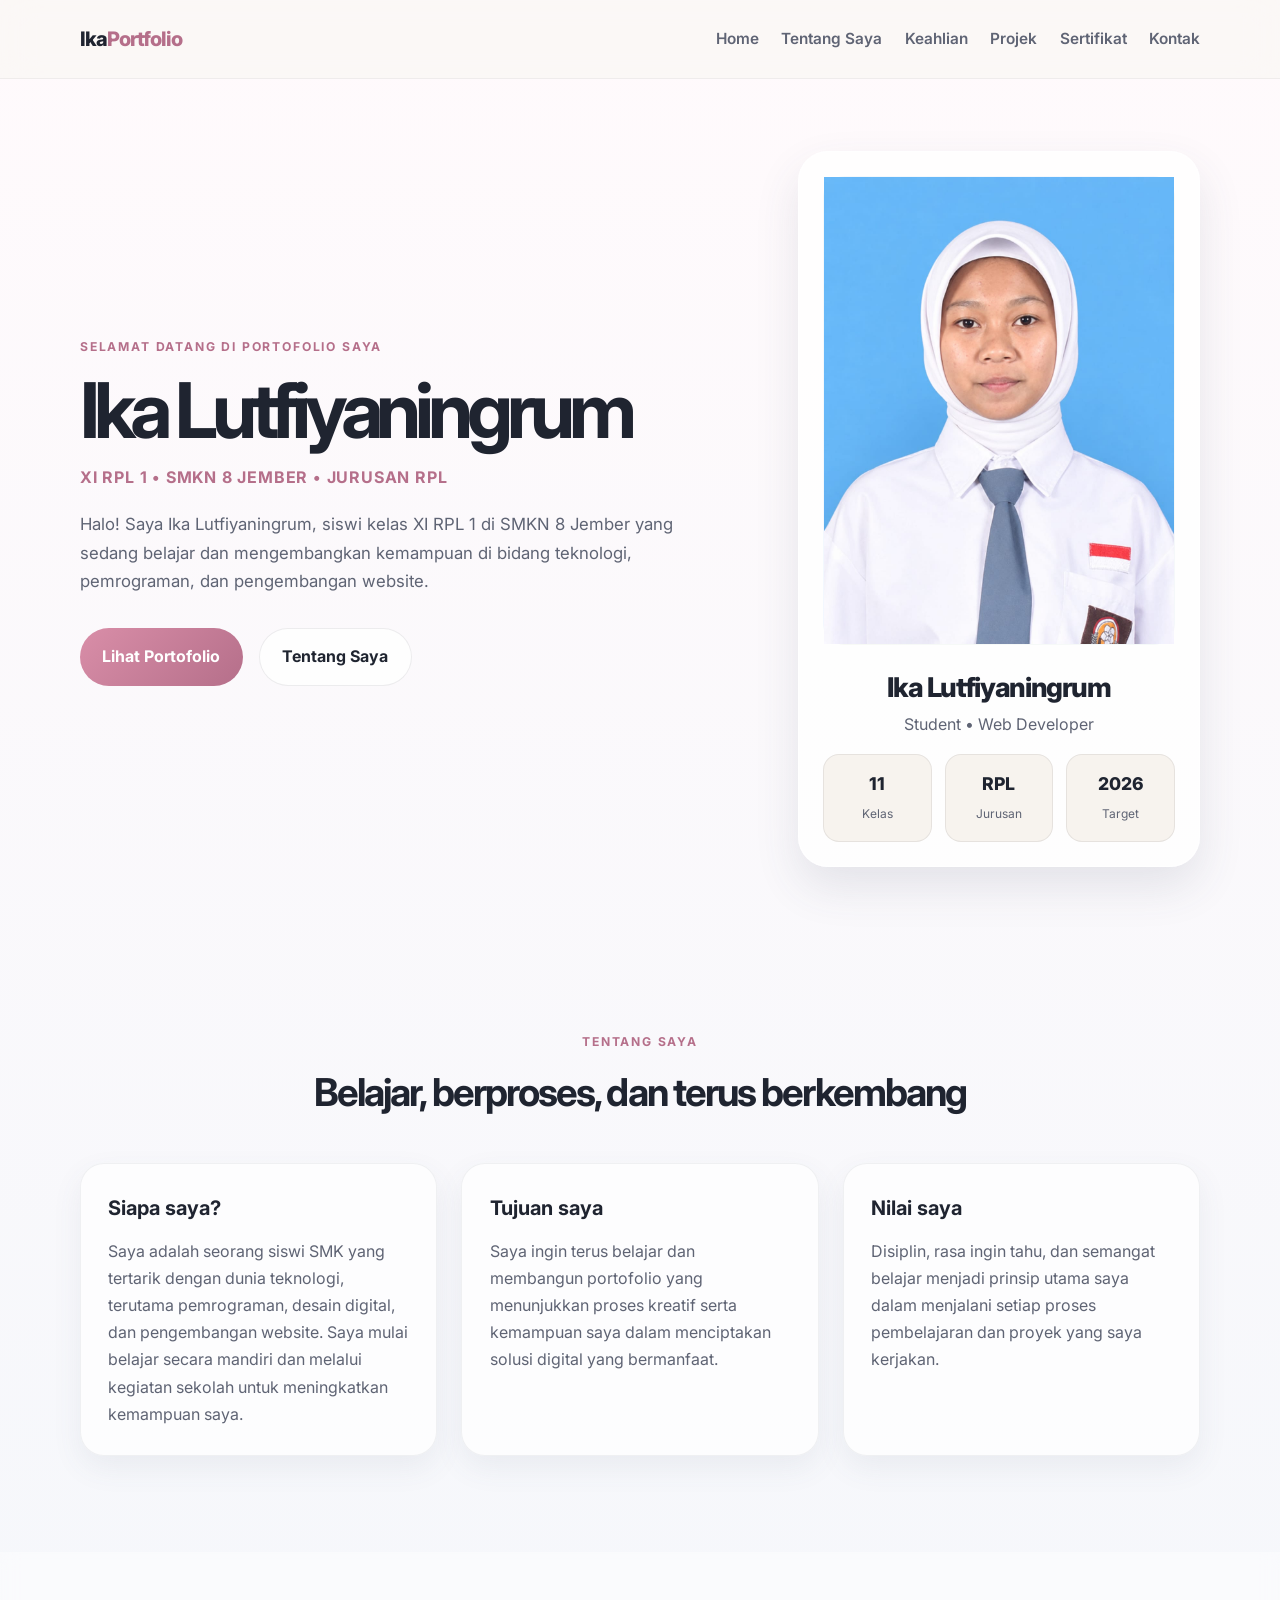
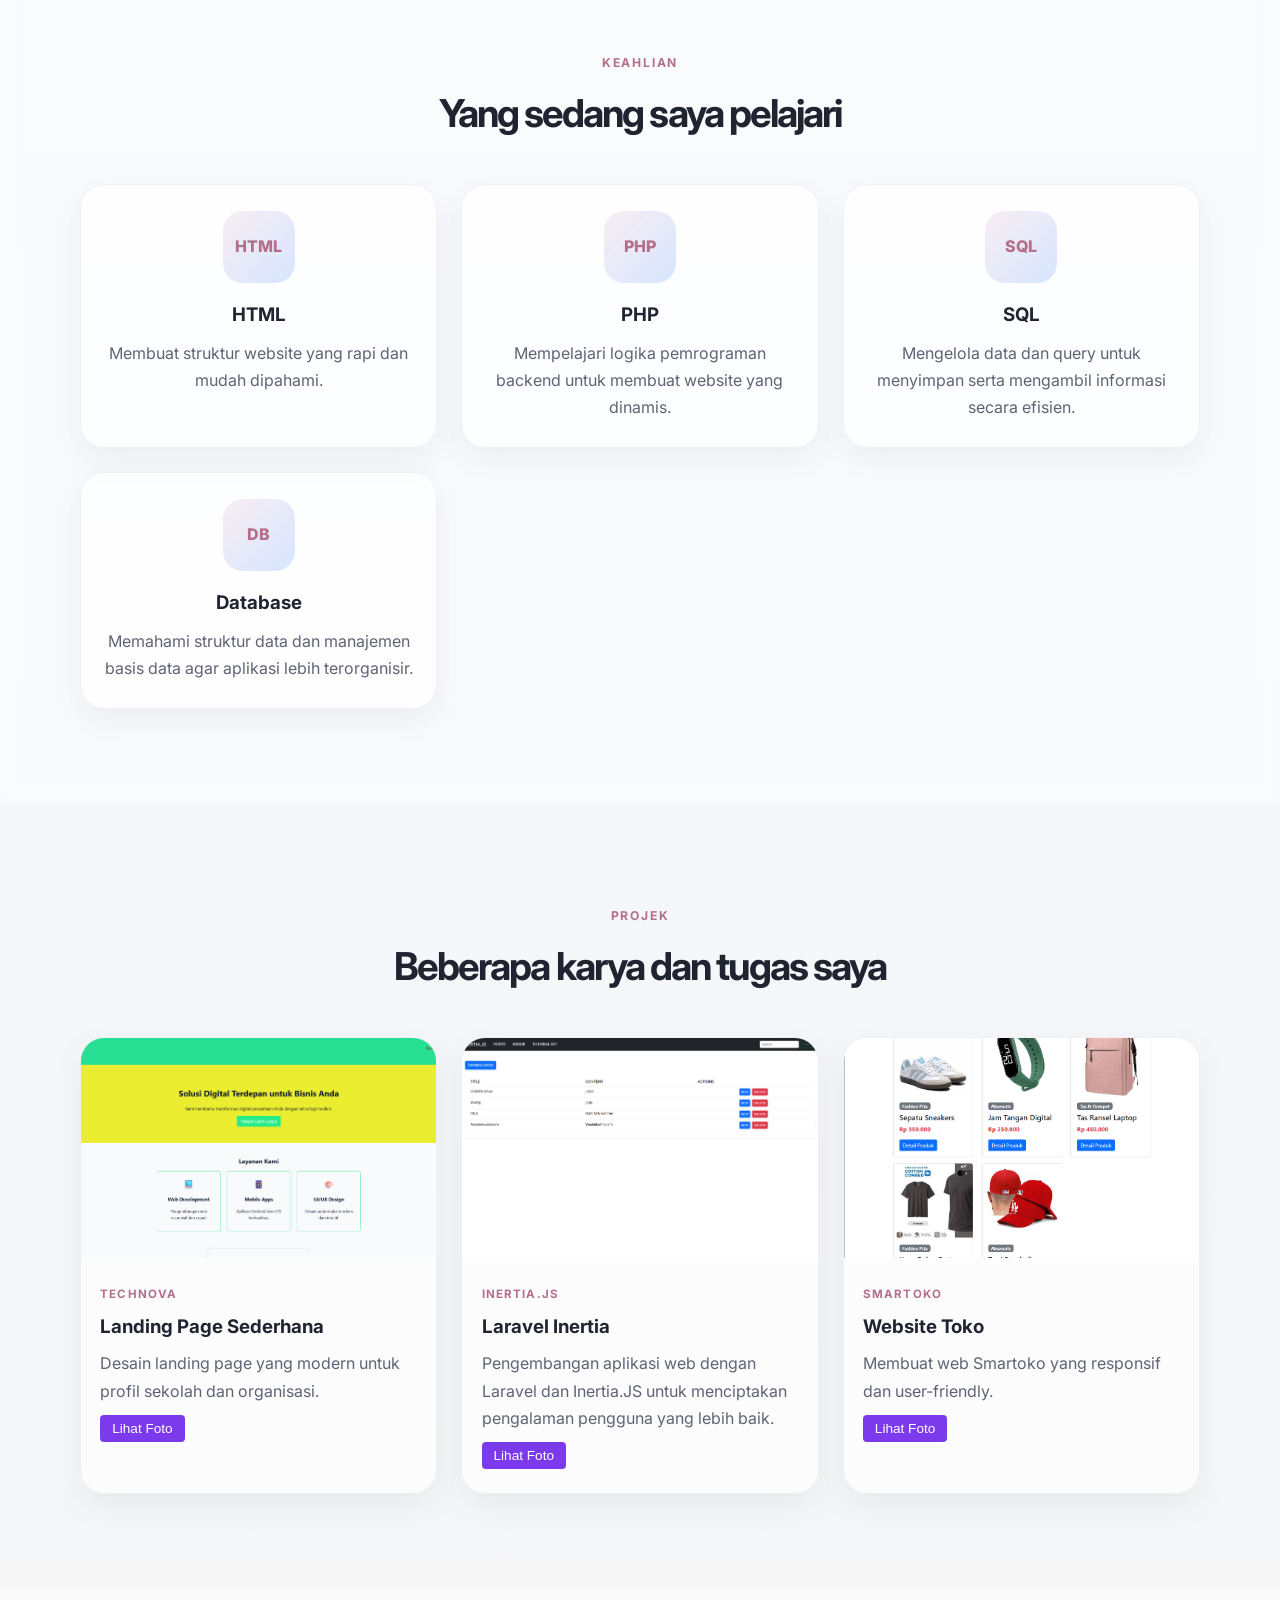
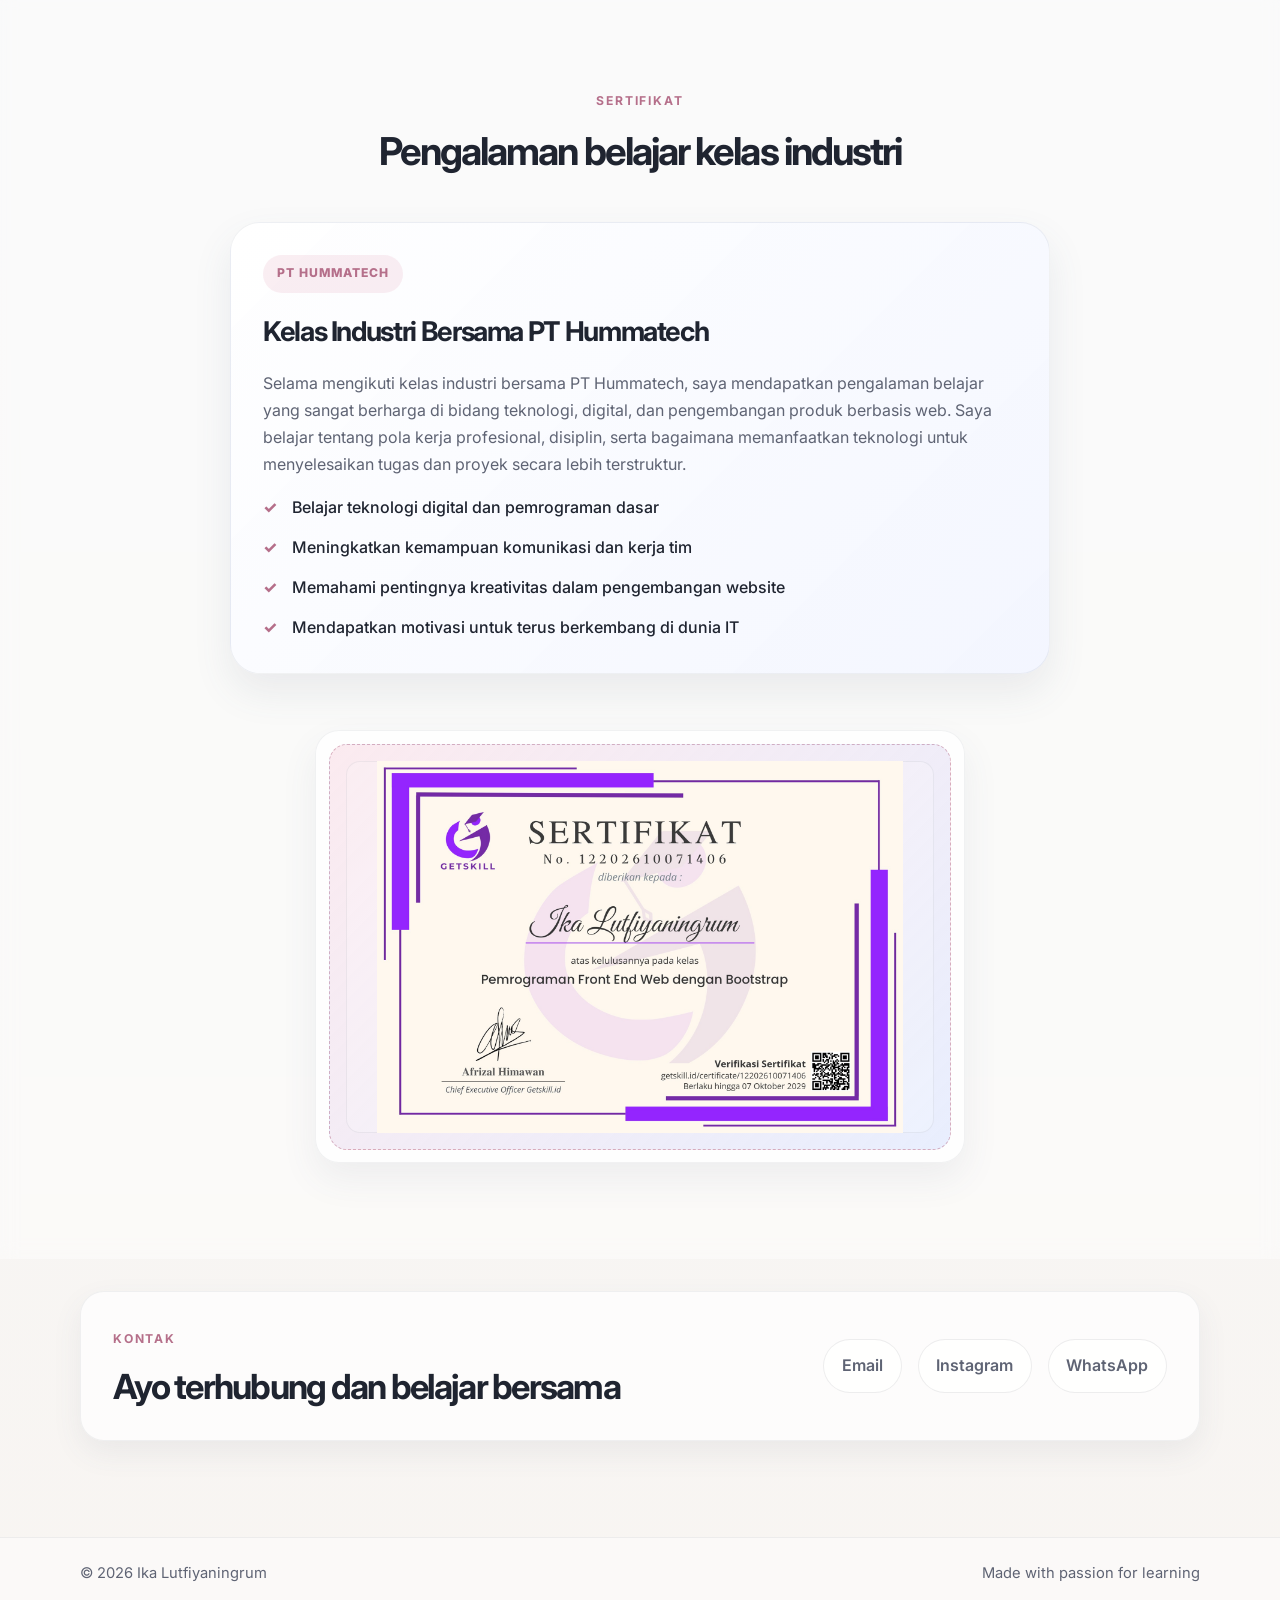
<file: index.html>
<!DOCTYPE html>
<html lang="id">
  <head>
    <meta charset="UTF-8" />
    <meta name="viewport" content="width=device-width, initial-scale=1.0" />
    <title>Ika Lutfiyaningrum | Portofolio</title>
    <meta
      name="description"
      content="Portofolio pribadi Ika Lutfiyaningrum, siswi kelas XI RPL 1 di SMKN 8 Jember."
    />
    <link rel="preconnect" href="https://fonts.googleapis.com" />
    <link rel="preconnect" href="https://fonts.gstatic.com" crossorigin />
    <link
      href="https://fonts.googleapis.com/css2?family=Inter:wght@400;500;600;700;800;900&family=Playfair+Display:wght@600;700&display=swap"
      rel="stylesheet"
    />
    <link rel="stylesheet" href="styles.css" />
    <style>
      /* Style tambahan untuk tombol lihat foto & modal full screen */
      .btn-lihat-foto {
        display: inline-block;
        margin-top: 10px;
        padding: 6px 12px;
        background-color: #7c3aed;
        color: #fff;
        font-size: 0.85rem;
        font-weight: 500;
        border-radius: 4px;
        text-decoration: none;
        border: none;
        cursor: pointer;
        transition: background 0.2s;
      }
      .btn-lihat-foto:hover {
        background-color: #6d28d9;
      }
      /* Modal Full Screen */
      #imageModal {
        display: none;
        position: fixed;
        z-index: 9999;
        padding-top: 60px;
        left: 0;
        top: 0;
        width: 100%;
        height: 100%;
        overflow: auto;
        background-color: rgba(0,0,0,0.85);
      }
      #modalImage {
        margin: auto;
        display: block;
        max-width: 85%;
        max-height: 80vh;
        border-radius: 8px;
      }
      .modal-close {
        position: absolute;
        top: 25px;
        right: 35px;
        color: #f1f1f1;
        font-size: 40px;
        font-weight: bold;
        cursor: pointer;
      }
      .modal-close:hover {
        color: #bbb;
      }
    </style>
  </head>
  <body>
    <header class="header">
      <nav class="navbar container">
        <div class="brand">Ika<span>Portfolio</span></div>
        <button class="nav-toggle" aria-label="Toggle menu" aria-expanded="false">
          <span></span>
          <span></span>
          <span></span>
        </button>
        <div class="nav-menu">
          <a href="#home">Home</a>
          <a href="#about">Tentang Saya</a>
          <a href="#skills">Keahlian</a>
          <a href="#projects">Projek</a>
          <a href="#certificates">Sertifikat</a>
          <a href="#contact">Kontak</a>
        </div>
      </nav>
    </header>

    <main>
      <section id="home" class="hero">
        <div class="container hero-content">
          <div class="hero-text reveal">
            <p class="eyebrow">Selamat datang di portofolio saya</p>
            <h1>Ika Lutfiyaningrum</h1>
            <p class="subtitle">XI RPL 1 • SMKN 8 Jember • Jurusan RPL</p>
            <p class="description">
              Halo! Saya Ika Lutfiyaningrum, siswi kelas XI RPL 1 di SMKN 8 Jember yang
              sedang belajar dan mengembangkan kemampuan di bidang teknologi, pemrograman,
              dan pengembangan website.
            </p>
            <div class="cta-group">
              <a class="btn btn-primary" href="#projects">Lihat Portofolio</a>
              <a class="btn btn-secondary" href="#about">Tentang Saya</a>
            </div>
          </div>

          <div class="hero-card reveal">
            <div class="profile-card">
              <div class="profile-image">
                <img src="foto-ika.png" alt="Foto Profil" class="profile-pic">
              </div>
              <div class="profile-info">
                <h2>Ika Lutfiyaningrum</h2>
                <p>Student • Web Developer</p>
              </div>
              <div class="mini-stats">
                <div>
                  <strong>11</strong>
                  <span>Kelas</span>
                </div>
                <div>
                  <strong>RPL</strong>
                  <span>Jurusan</span>
                </div>
                <div>
                  <strong>2026</strong>
                  <span>Target</span>
                </div>
              </div>
            </div>
          </div>
        </div>
      </section>

      <section id="about" class="section">
        <div class="container">
          <div class="section-heading reveal">
            <p class="eyebrow accent">Tentang Saya</p>
            <h2>Belajar, berproses, dan terus berkembang</h2>
          </div>

          <div class="about-grid">
            <div class="about-card reveal">
              <h3>Siapa saya?</h3>
              <p>
                Saya adalah seorang siswi SMK yang tertarik dengan dunia teknologi, terutama
                pemrograman, desain digital, dan pengembangan website. Saya mulai belajar
                secara mandiri dan melalui kegiatan sekolah untuk meningkatkan kemampuan saya.
              </p>
            </div>
            <div class="about-card reveal">
              <h3>Tujuan saya</h3>
              <p>
                Saya ingin terus belajar dan membangun portofolio yang menunjukkan proses
                kreatif serta kemampuan saya dalam menciptakan solusi digital yang bermanfaat.
              </p>
            </div>
            <div class="about-card reveal">
              <h3>Nilai saya</h3>
              <p>
                Disiplin, rasa ingin tahu, dan semangat belajar menjadi prinsip utama saya
                dalam menjalani setiap proses pembelajaran dan proyek yang saya kerjakan.
              </p>
            </div>
          </div>
        </div>
      </section>

      <section id="skills" class="section alt-section">
        <div class="container">
          <div class="section-heading reveal">
            <p class="eyebrow accent">Keahlian</p>
            <h2>Yang sedang saya pelajari</h2>
          </div>

          <div class="skills-grid">
            <div class="skill-card reveal">
              <div class="icon">HTML</div>
              <h3>HTML</h3>
              <p>Membuat struktur website yang rapi dan mudah dipahami.</p>
            </div>
            <div class="skill-card reveal">
              <div class="icon">PHP</div>
              <h3>PHP</h3>
              <p>Mempelajari logika pemrograman backend untuk membuat website yang dinamis.</p>
            </div>
            <div class="skill-card reveal">
              <div class="icon">SQL</div>
              <h3>SQL</h3>
              <p>Mengelola data dan query untuk menyimpan serta mengambil informasi secara efisien.</p>
            </div>
            <div class="skill-card reveal">
              <div class="icon">DB</div>
              <h3>Database</h3>
              <p>Memahami struktur data dan manajemen basis data agar aplikasi lebih terorganisir.</p>
            </div>
          </div>
        </div>
      </section>

      <section id="projects" class="section">
        <div class="container">
          <div class="section-heading reveal">
            <p class="eyebrow accent">Projek</p>
            <h2>Beberapa karya dan tugas saya</h2>
          </div>

          <div class="project-grid">
            <!-- Projek 1 -->
            <article class="project-card reveal">
              <div class="project-visual" style="background-image: url('landpage.png'); background-size: cover; background-position: center;"></div>
              <div class="project-content">
                <span>Technova</span>
                <h3>Landing Page Sederhana</h3>
                <p>Desain landing page yang modern untuk profil sekolah dan organisasi.</p>
                <button class="btn-lihat-foto" onclick="openModal('landpage.png')">Lihat Foto</button>
              </div>
            </article>

            <!-- Projek 2 -->
            <article class="project-card reveal">
              <div class="project-visual" style="background-image: url('inertia.png'); background-size: cover; background-position: center;"></div>
              <div class="project-content">
                <span>Inertia.JS</span>
                <h3>Laravel Inertia</h3>
                <p>Pengembangan aplikasi web dengan Laravel dan Inertia.JS untuk menciptakan pengalaman pengguna yang lebih baik.</p>
                <button class="btn-lihat-foto" onclick="openModal('inertia.png')">Lihat Foto</button>
              </div>
            </article>

            <!-- Projek 3 -->
            <article class="project-card reveal">
              <div class="project-visual" style="background-image: url('toko.png'); background-size: cover; background-position: center;"></div>
              <div class="project-content">
                <span>Smartoko</span>
                <h3>Website Toko</h3>
                <p>Membuat web Smartoko yang responsif dan user-friendly.</p>
                <button class="btn-lihat-foto" onclick="openModal('toko.png')">Lihat Foto</button>
              </div>
            </article>
          </div>
        </div>
      </section>

      <section id="certificates" class="section alt-section">
        <div class="container">
          <div class="section-heading reveal">
            <p class="eyebrow accent">Sertifikat</p>
            <h2>Pengalaman belajar kelas industri</h2>
          </div>

          <div class="certificate-wrapper reveal">
            <div class="certificate-card">
              <div class="certificate-badge">PT Hummatech</div>
              <h3>Kelas Industri Bersama PT Hummatech</h3>
              <p>
                Selama mengikuti kelas industri bersama PT Hummatech, saya mendapatkan
                pengalaman belajar yang sangat berharga di bidang teknologi, digital, dan
                pengembangan produk berbasis web. Saya belajar tentang pola kerja profesional,
                disiplin, serta bagaimana memanfaatkan teknologi untuk menyelesaikan tugas dan
                proyek secara lebih terstruktur.
              </p>
              <ul>
                <li>Belajar teknologi digital dan pemrograman dasar</li>
                <li>Meningkatkan kemampuan komunikasi dan kerja tim</li>
                <li>Memahami pentingnya kreativitas dalam pengembangan website</li>
                <li>Mendapatkan motivasi untuk terus berkembang di dunia IT</li>
              </ul>
            </div>
          </div>

          <!-- Bagian Foto Sertifikat (Landscape & Center) -->
          <div style="text-align: center; width: 100%; margin-top: 40px;">
            <div class="certificate-gallery reveal" style="display: inline-block;">
              <div class="certificate-photo-card" style="width: 650px; max-width: 100%; height: auto; margin: 0 auto;">
                <div class="certificate-photo photo-one" style="width: 100%; height: 100%;">
                  <img src="sertifikat.png" alt="Sertifikat PT Hummatech" style="width: 100%; height: auto; border-radius: 8px; display: block;">
                </div>
              </div>
            </div>
          </div>
        </div>
      </section>

      <section id="contact" class="section contact-section">
        <div class="container contact-box reveal">
          <div>
            <p class="eyebrow accent">Kontak</p>
            <h2>Ayo terhubung dan belajar bersama</h2>
          </div>
          <div class="contact-list">
            <a href="mailto:lutfiyaikaningrum@email.com">Email</a>
           <a href="https://www.instagram.com/ngrmikalutfiya?stkn=MXhneGJvOXg2bXRlcA==" target="_blank" rel="noreferrer">Instagram</a>
          <a href="https://wa.me/6289526317938" target="_blank" rel="noreferrer">WhatsApp</a>
          </div>
        </div>
      </section>
    </main>

    <!-- Modal Popup Full Screen -->
    <div id="imageModal" onclick="closeModal()">
      <span class="modal-close">&times;</span>
      <img id="modalImage" />
    </div>

    <footer class="footer">
      <div class="container footer-content">
        <p>© 2026 Ika Lutfiyaningrum</p>
        <p>Made with passion for learning</p>
      </div>
    </footer>

    <script src="script.js"></script>
    <script>
      // Fungsi JavaScript untuk Modal Full Screen
      function openModal(imgSrc) {
        const modal = document.getElementById("imageModal");
        const modalImg = document.getElementById("modalImage");
        modal.style.display = "block";
        modalImg.src = imgSrc;
      }

      function closeModal() {
        const modal = document.getElementById("imageModal");
        modal.style.display = "none";
      }
    </script>
  </body>
</html>
</file>
<file: styles.css>
:root {
  --bg: #f9f7f4;
  --panel: rgba(255, 255, 255, 0.72);
  --panel-strong: #ffffff;
  --text: #1f2430;
  --muted: #5f6474;
  --primary: #d98ea8;
  --primary-deep: #b56f8a;
  --secondary: #cfe1ff;
  --accent: #dfe9da;
  --line: rgba(31, 36, 48, 0.08);
  --shadow: 0 20px 45px rgba(62, 74, 97, 0.12);
  --radius: 24px;
}

* {
  margin: 0;
  padding: 0;
  box-sizing: border-box;
}

html {
  scroll-behavior: smooth;
}

body {
  font-family: "Inter", sans-serif;
  background: linear-gradient(180deg, #fffafc 0%, #f4f7fb 40%, #f8f5f2 100%);
  color: var(--text);
  line-height: 1.7;
}

a {
  text-decoration: none;
  color: inherit;
}

img {
  max-width: 100%;
  display: block;
}

.container {
  width: min(1120px, calc(100% - 2rem));
  margin: 0 auto;
}

.section {
  padding: 6rem 0;
}

.alt-section {
  background: rgba(255, 255, 255, 0.42);
  backdrop-filter: blur(8px);
}

.eyebrow {
  display: inline-block;
  font-size: 0.76rem;
  letter-spacing: 0.15em;
  text-transform: uppercase;
  color: var(--primary-deep);
  font-weight: 700;
  margin-bottom: 1rem;
}

.accent {
  color: var(--primary-deep);
}

.section-heading {
  text-align: center;
  margin-bottom: 3rem;
}

.section-heading h2 {
  font-size: clamp(2rem, 3vw, 3rem);
  line-height: 1.2;
  letter-spacing: -0.05em;
}

.header {
  position: sticky;
  top: 0;
  z-index: 1000;
  backdrop-filter: blur(18px);
  background: rgba(249, 247, 244, 0.7);
  border-bottom: 1px solid rgba(31, 36, 48, 0.05);
}

.navbar {
  display: flex;
  align-items: center;
  justify-content: space-between;
  min-height: 78px;
}

.brand {
  font-size: 1.25rem;
  font-weight: 800;
  letter-spacing: -0.05em;
  color: var(--text);
}

.brand span {
  color: var(--primary-deep);
}

.nav-menu {
  display: flex;
  align-items: center;
  gap: 1.4rem;
}

.nav-menu a {
  position: relative;
  font-size: 0.96rem;
  color: var(--muted);
  font-weight: 600;
  transition: color 0.25s ease;
}

.nav-menu a::after {
  content: "";
  position: absolute;
  left: 0;
  bottom: -0.45rem;
  width: 100%;
  height: 2px;
  background: linear-gradient(90deg, var(--primary), transparent);
  transform: scaleX(0);
  transform-origin: left;
  transition: transform 0.25s ease;
}

.nav-menu a:hover {
  color: var(--text);
}

.nav-menu a:hover::after {
  transform: scaleX(1);
}

.nav-toggle {
  display: none;
  width: 46px;
  height: 46px;
  border: 1px solid var(--line);
  border-radius: 12px;
  background: rgba(255, 255, 255, 0.8);
  cursor: pointer;
}

.nav-toggle span {
  display: block;
  width: 22px;
  height: 2px;
  background: var(--text);
  margin: 5px auto;
  border-radius: 999px;
  transition: transform 0.25s ease, opacity 0.25s ease;
}

.hero {
  padding: 4.5rem 0 4rem;
}

.hero-content {
  display: grid;
  grid-template-columns: 1.25fr 0.75fr;
  align-items: center;
  gap: 3rem;
}

.hero-text h1 {
  font-size: clamp(2.8rem, 6vw, 5.5rem);
  line-height: 0.96;
  letter-spacing: -0.08em;
  margin-bottom: 1rem;
  color: var(--text);
  text-wrap: balance;
}

.subtitle {
  font-size: 1rem;
  color: var(--primary-deep);
  font-weight: 700;
  letter-spacing: 0.05em;
  text-transform: uppercase;
  margin-bottom: 1.2rem;
}

.description {
  max-width: 620px;
  font-size: 1.05rem;
  color: var(--muted);
  margin-bottom: 2rem;
}

.cta-group {
  display: flex;
  flex-wrap: wrap;
  gap: 1rem;
}

.btn {
  display: inline-flex;
  align-items: center;
  justify-content: center;
  min-height: 52px;
  padding: 0.9rem 1.4rem;
  border-radius: 999px;
  font-weight: 700;
  transition: transform 0.25s ease, box-shadow 0.25s ease, background 0.25s ease;
}

.btn:hover {
  transform: translateY(-2px) scale(1.01);
  box-shadow: 0 18px 28px rgba(195, 121, 149, 0.2);
}

.btn-primary {
  background: linear-gradient(135deg, var(--primary), var(--primary-deep));
  color: #fff;
}

.btn-secondary {
  background: rgba(255, 255, 255, 0.75);
  color: var(--text);
  border: 1px solid var(--line);
}

.hero-card {
  display: flex;
  justify-content: center;
}

.profile-card {
  width: min(100%, 410px);
  background: rgba(255, 255, 255, 0.72);
  border: 1px solid rgba(255, 255, 255, 0.9);
  border-radius: 30px;
  padding: 1.5rem;
  box-shadow: var(--shadow);
}

.profile-badge {
  width: max-content;
  background: rgba(217, 142, 168, 0.15);
  color: var(--primary-deep);
  border-radius: 999px;
  padding: 0.5rem 0.9rem;
  font-size: 0.78rem;
  font-weight: 700;
  margin-bottom: 1.1rem;
}

.profile-image {
  display: grid;
  place-items: center;
  width: 100%;
  aspect-ratio: 1 / 1.05;
  border-radius: 22px;
  background: linear-gradient(135deg, rgba(223, 233, 218, 1), rgba(207, 225, 255, 1));
  margin-bottom: 1.25rem;
  border: 1px solid rgba(255, 255, 255, 0.75);
}

.image-placeholder {
  width: 148px;
  height: 148px;
  display: grid;
  place-items: center;
  border-radius: 50%;
  background: rgba(255, 255, 255, 0.7);
  color: var(--primary-deep);
  font-family: "Playfair Display", serif;
  font-size: 4rem;
  font-weight: 700;
  box-shadow: inset 0 2px 10px rgba(255, 255, 255, 0.8);
}

.profile-info {
  text-align: center;
  margin-bottom: 1rem;
}

.profile-info h2 {
  font-size: 1.7rem;
  font-weight: 800;
  letter-spacing: -0.05em;
}

.profile-info p {
  color: var(--muted);
}

.mini-stats {
  display: grid;
  grid-template-columns: repeat(3, 1fr);
  gap: 0.8rem;
}

.mini-stats div {
  background: rgba(245, 241, 234, 0.8);
  border: 1px solid var(--line);
  border-radius: 16px;
  padding: 0.9rem 0.75rem;
  text-align: center;
}

.mini-stats strong {
  display: block;
  font-size: 1.1rem;
  font-weight: 800;
}

.mini-stats span {
  font-size: 0.75rem;
  color: var(--muted);
}

.about-grid,
.skills-grid,
.project-grid {
  display: grid;
  grid-template-columns: repeat(3, minmax(0, 1fr));
  gap: 1.5rem;
}

.certificate-wrapper {
  display: flex;
  justify-content: center;
  align-items: center;
  flex-direction: column;
  gap: 1rem;
  margin-bottom: 2rem;
}

.certificate-card {
  width: min(100%, 820px);
  padding: 2rem;
  background: linear-gradient(135deg, rgba(255, 255, 255, 0.88), rgba(242, 245, 255, 0.9));
  border: 1px solid rgba(31, 36, 48, 0.06);
  border-radius: 30px;
  box-shadow: 0 18px 38px rgba(81, 94, 121, 0.1);
}

.certificate-gallery {
  display: grid;
  grid-template-columns: repeat(2, minmax(0, 1fr));
  gap: 1.5rem;
  margin-top: 1rem;
}

.certificate-photo-card {
  background: rgba(255, 255, 255, 0.78);
  border: 1px solid rgba(31, 36, 48, 0.06);
  border-radius: 24px;
  padding: 0.8rem;
  box-shadow: 0 16px 36px rgba(81, 94, 121, 0.08);
}

.certificate-photo {
  position: relative;
  display: grid;
  place-items: center;
  min-height: 280px;
  border-radius: 18px;
  border: 1px dashed rgba(181, 111, 138, 0.5);
  background: linear-gradient(135deg, rgba(247, 214, 224, 0.35), rgba(223, 231, 253, 0.5));
  overflow: hidden;
}

.certificate-photo::before {
  content: "";
  position: absolute;
  inset: 16px;
  border-radius: 14px;
  border: 1px solid rgba(31, 36, 48, 0.06);
  background: rgba(255, 255, 255, 0.18);
}

.certificate-photo span {
  position: relative;
  z-index: 1;
  font-size: 1rem;
  font-weight: 700;
  letter-spacing: 0.06em;
  text-transform: uppercase;
  color: var(--primary-deep);
}

.certificate-photo img,
.certificate-photo .certificate-img {
  position: relative;
  z-index: 1;
  max-width: 92%;
  max-height: calc(100% - 32px);
  object-fit: contain;
  border-radius: 12px;
  display: block;
}

.certificate-placeholder {
  position: relative;
  z-index: 1;
  width: 92%;
  height: calc(100% - 32px);
  display: flex;
  align-items: center;
  justify-content: center;
  border-radius: 12px;
  background: rgba(255,255,255,0.9);
  padding: 1rem;
  box-shadow: inset 0 2px 12px rgba(0,0,0,0.03);
  text-align: center;
  color: var(--primary-deep);
  font-weight: 800;
}

.photo-one {
  background: linear-gradient(135deg, rgba(247, 214, 224, 0.5), rgba(223, 231, 253, 0.7));
}

.photo-two {
  background: linear-gradient(135deg, rgba(207, 231, 220, 0.6), rgba(255, 245, 214, 0.7));
}

.certificate-badge {
  display: inline-block;
  padding: 0.55rem 0.9rem;
  border-radius: 999px;
  background: rgba(217, 142, 168, 0.15);
  color: var(--primary-deep);
  font-size: 0.76rem;
  font-weight: 800;
  letter-spacing: 0.08em;
  text-transform: uppercase;
  margin-bottom: 1rem;
}

.certificate-card h3 {
  font-size: clamp(1.7rem, 2vw, 2.3rem);
  letter-spacing: -0.05em;
  margin-bottom: 0.9rem;
}

.certificate-card p {
  color: var(--muted);
  margin-bottom: 1rem;
}

.certificate-card ul {
  list-style: none;
  display: grid;
  gap: 0.8rem;
  color: var(--text);
  font-weight: 500;
}

.certificate-card li {
  position: relative;
  padding-left: 1.8rem;
}

.certificate-card li::before {
  content: "✓";
  position: absolute;
  left: 0;
  top: 0;
  color: var(--primary-deep);
  font-weight: 800;
}

.about-card,
.skill-card,
.project-card,
.design-box,
.contact-box {
  background: rgba(255, 255, 255, 0.7);
  border: 1px solid rgba(31, 36, 48, 0.06);
  border-radius: var(--radius);
  box-shadow: 0 12px 30px rgba(81, 94, 121, 0.08);
}

.about-card {
  padding: 1.7rem;
}

.about-card h3 {
  margin-bottom: 0.8rem;
  font-size: 1.25rem;
}

.about-card p {
  color: var(--muted);
}

.skill-card {
  padding: 1.6rem 1.2rem;
  text-align: center;
  transition: transform 0.25s ease, box-shadow 0.25s ease;
}

.skill-card:hover,
.project-card:hover {
  transform: translateY(-6px);
  box-shadow: 0 18px 40px rgba(81, 94, 121, 0.12);
}

.icon {
  display: inline-grid;
  place-items: center;
  width: 72px;
  height: 72px;
  border-radius: 20px;
  background: linear-gradient(135deg, rgba(217, 142, 168, 0.15), rgba(207, 225, 255, 0.85));
  font-weight: 800;
  color: var(--primary-deep);
  margin-bottom: 1rem;
}

.skill-card h3 {
  margin-bottom: 0.6rem;
}

.skill-card p {
  color: var(--muted);
}

.project-card {
  overflow: hidden;
  transition: transform 0.25s ease, box-shadow 0.25s ease;
}

.project-visual {
  height: 220px;
  background-size: cover;
  background-position: center;
}

.project-one {
  background: linear-gradient(135deg, #f4d9e5, #dfe8ff);
}

.project-two {
  background: linear-gradient(135deg, #dfeadf, #dfe9ff);
}

.project-three {
  background: linear-gradient(135deg, #f9eed9, #f6dfe9);
}

.project-content {
  padding: 1.3rem 1.2rem 1.5rem;
}

.project-content span {
  display: inline-block;
  margin-bottom: 0.4rem;
  font-size: 0.72rem;
  letter-spacing: 0.1em;
  text-transform: uppercase;
  color: var(--primary-deep);
  font-weight: 700;
}

.project-content h3 {
  margin-bottom: 0.5rem;
}

.project-content p {
  color: var(--muted);
}

.design-layout {
  display: grid;
  grid-template-columns: 1.15fr 0.85fr;
  align-items: center;
  gap: 2rem;
}

.design-text h2 {
  font-size: clamp(2rem, 3vw, 3rem);
  line-height: 1.2;
  letter-spacing: -0.06em;
  margin-bottom: 1rem;
}

.design-text p {
  color: var(--muted);
  max-width: 580px;
}

.design-box {
  padding: 1.5rem;
}

.color-palette {
  display: flex;
  gap: 1rem;
  margin-bottom: 1rem;
}

.color-palette span {
  display: block;
  width: 64px;
  height: 64px;
  border-radius: 18px;
  background: var(--color);
  box-shadow: inset 0 0 0 1px rgba(31, 36, 48, 0.04);
}

.design-note {
  background: rgba(247, 246, 244, 0.8);
  border: 1px solid var(--line);
  border-radius: 16px;
  padding: 1rem 1.1rem;
}

.design-note strong {
  display: block;
  margin-bottom: 0.3rem;
}

.design-note p {
  color: var(--muted);
}

.contact-section {
  padding-top: 2rem;
}

.contact-box {
  padding: 2rem;
  display: flex;
  justify-content: space-between;
  align-items: center;
  gap: 2rem;
}

.contact-box h2 {
  font-size: clamp(1.8rem, 2.7vw, 2.6rem);
  line-height: 1.2;
  letter-spacing: -0.05em;
}

.contact-list {
  display: flex;
  flex-wrap: wrap;
  gap: 1rem;
  justify-content: flex-end;
}

.contact-list a {
  background: rgba(255, 255, 255, 0.75);
  border: 1px solid var(--line);
  border-radius: 999px;
  padding: 0.8rem 1.1rem;
  color: var(--muted);
  font-weight: 600;
  transition: transform 0.25s ease, color 0.25s ease;
}

.contact-list a:hover {
  transform: translateY(-2px);
  color: var(--text);
}

.footer {
  border-top: 1px solid rgba(31, 36, 48, 0.06);
  background: rgba(255, 255, 255, 0.4);
}

.footer-content {
  display: flex;
  justify-content: space-between;
  gap: 1rem;
  min-height: 72px;
  align-items: center;
  color: var(--muted);
  font-size: 0.92rem;
}

.reveal {
  opacity: 0;
  transform: translateY(20px);
  transition: transform 0.7s ease, opacity 0.7s ease;
}

.reveal.visible {
  opacity: 1;
  transform: translateY(0);
}

@media (max-width: 900px) {
  .hero-content,
  .design-layout,
  .contact-box,
  .about-grid,
  .skills-grid,
  .project-grid {
    grid-template-columns: 1fr;
  }

  .hero-content,
  .design-layout,
  .contact-box {
    display: grid;
  }

  .contact-box {
    justify-items: start;
  }

  .contact-list {
    justify-content: flex-start;
  }
}

@media (max-width: 768px) {
  .nav-toggle {
    display: block;
  }

  .nav-menu {
    position: absolute;
    top: 78px;
    left: 1rem;
    right: 1rem;
    display: none;
    flex-direction: column;
    align-items: flex-start;
    background: rgba(255, 255, 255, 0.92);
    border: 1px solid var(--line);
    border-radius: 18px;
    padding: 1rem;
    box-shadow: var(--shadow);
  }

  .nav-menu.is-open {
    display: flex;
  }

  .hero {
    padding-top: 3rem;
  }

  .section {
    padding: 4.5rem 0;
  }

  .hero-text h1 {
    font-size: clamp(2.5rem, 15vw, 4rem);
  }

  .footer-content {
    flex-direction: column;
    justify-content: center;
    text-align: center;
    padding: 1rem 0;
  }
}

@media (max-width: 480px) {
  .cta-group {
    flex-direction: column;
    align-items: stretch;
  }

  .btn {
    width: 100%;
  }

  .profile-card {
    padding: 1rem;
  }

  .image-placeholder {
    width: 110px;
    height: 110px;
    font-size: 3rem;
  }
}
</file>
